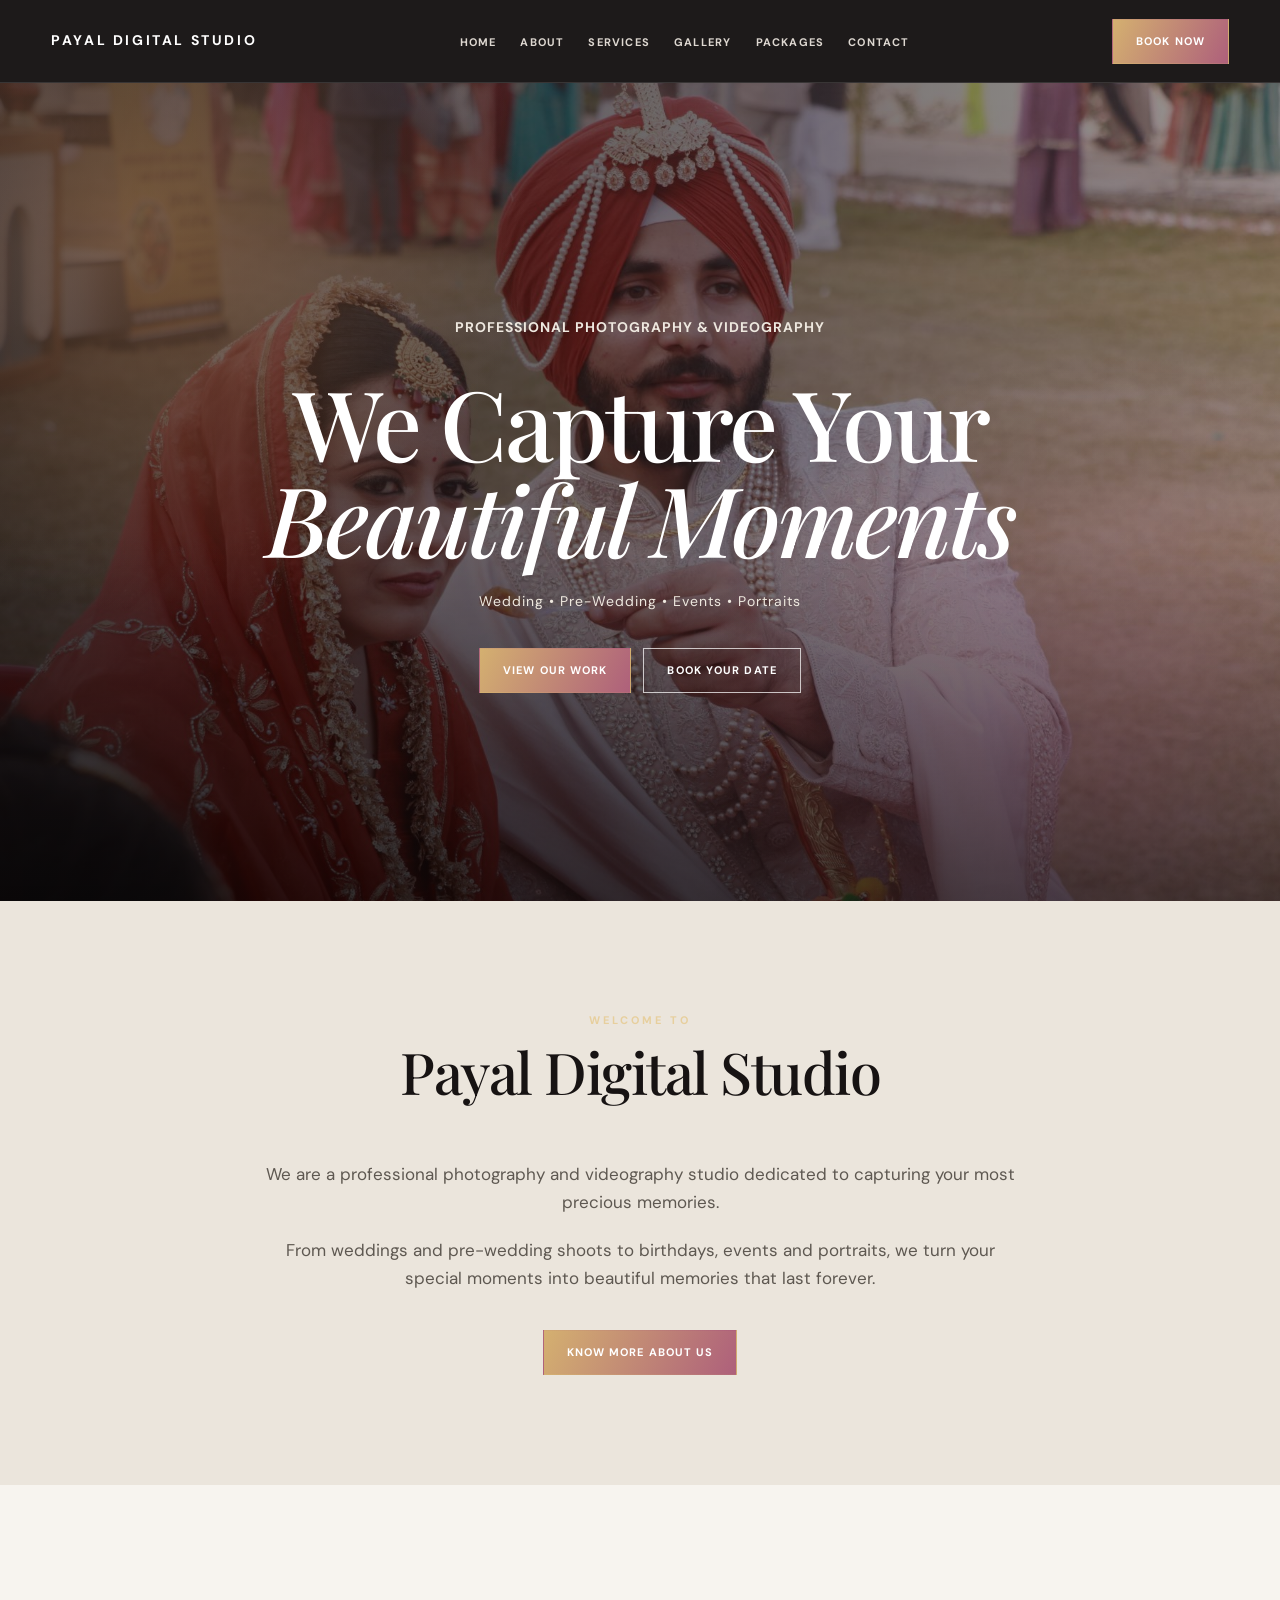
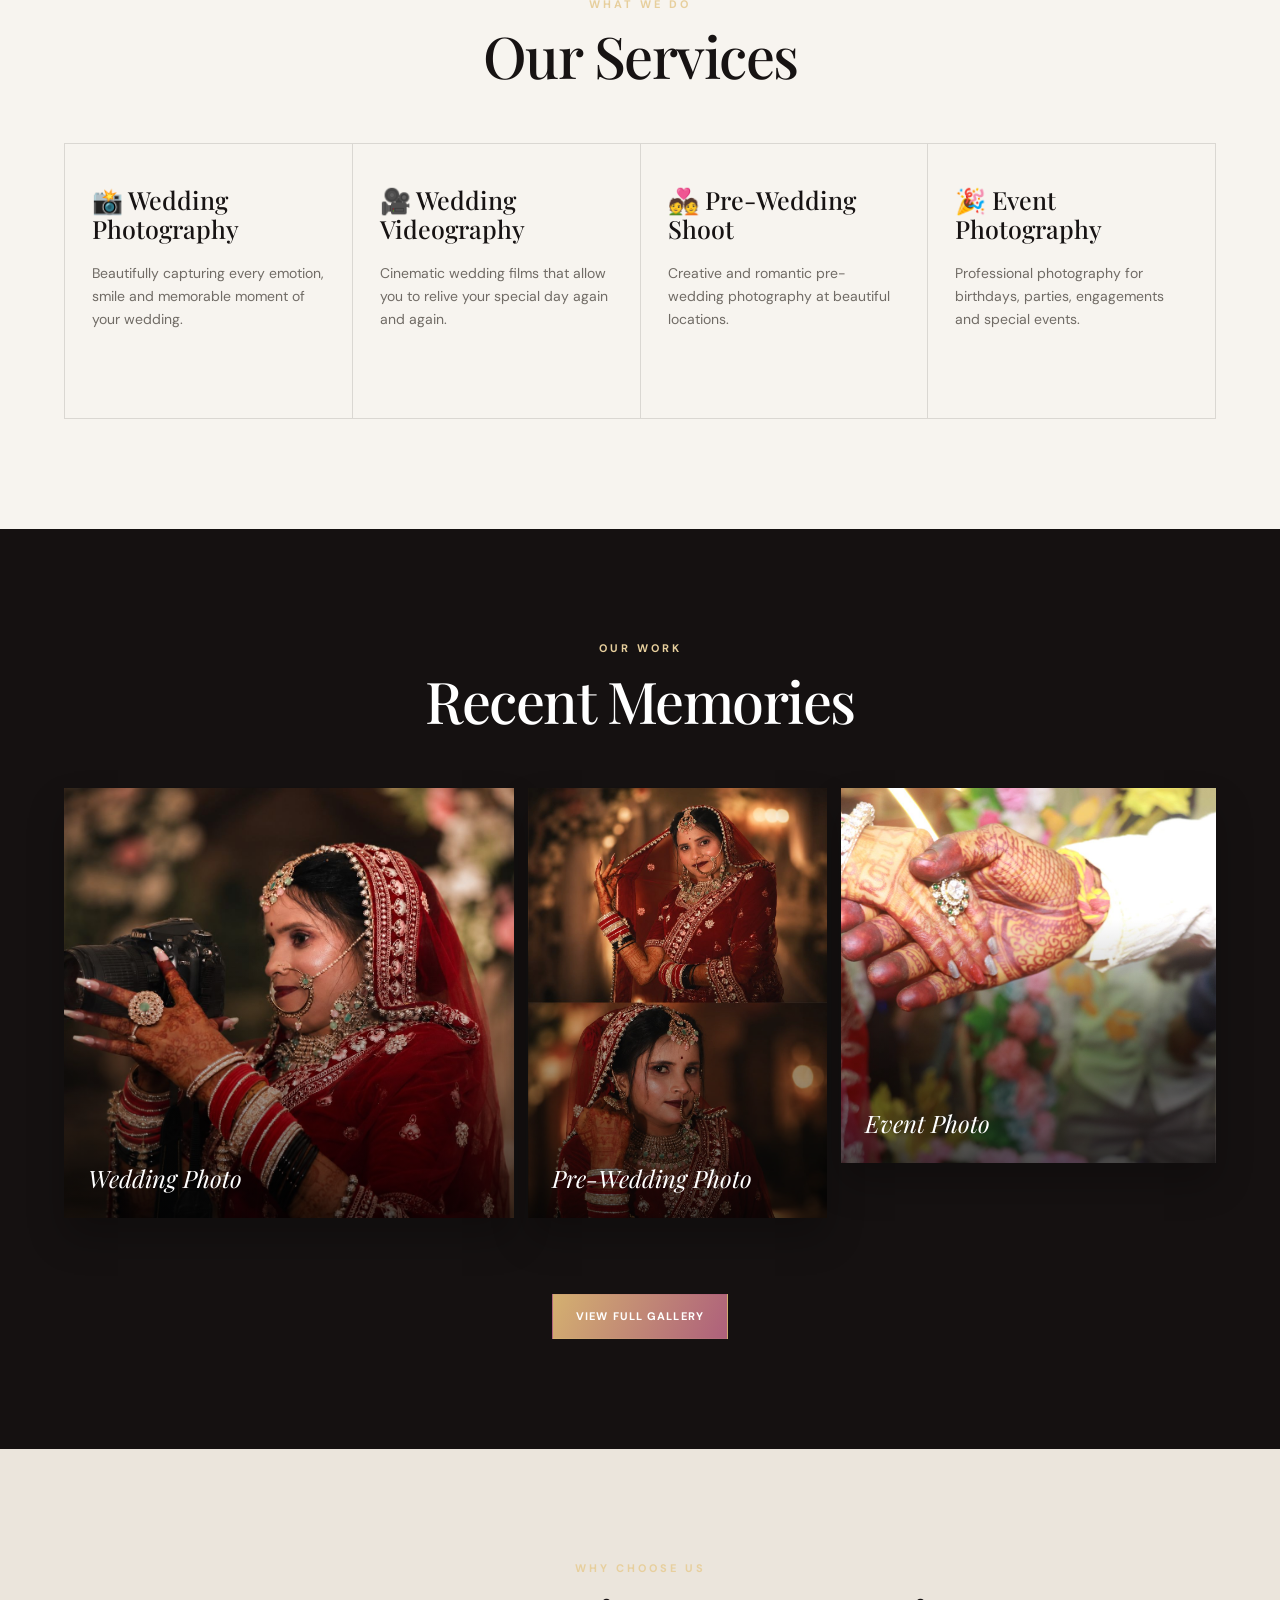
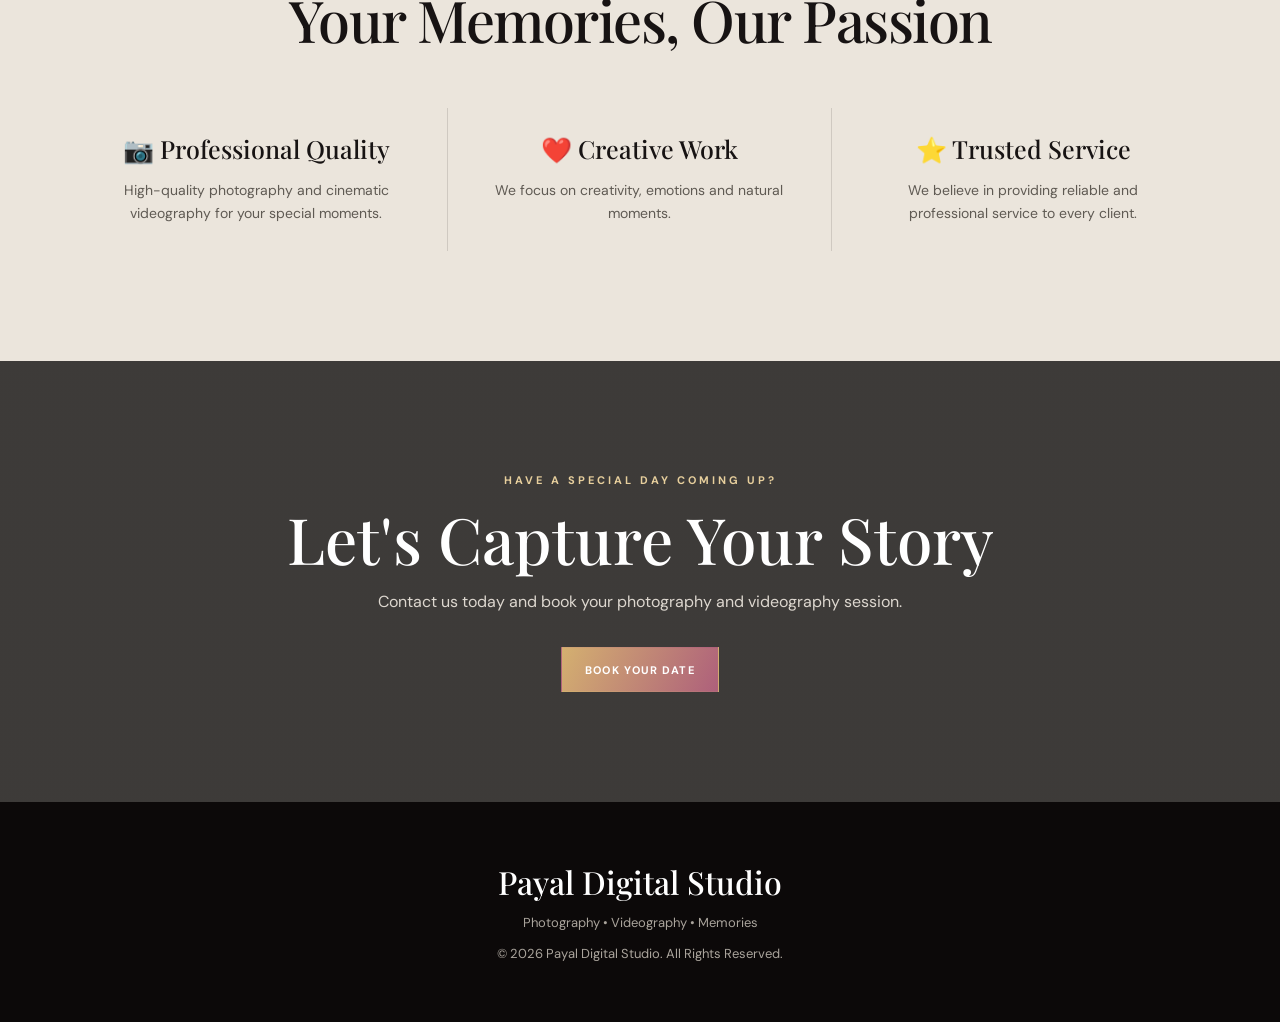
<file: index.html>
<!DOCTYPE html>
<html lang="en">

<head>
    <meta charset="UTF-8">
    <meta name="viewport" content="width=device-width, initial-scale=1.0">

    <title>Payal Digital Studio | Photography & Videography</title>

    <!-- CSS File -->
    <link rel="stylesheet" href="css/style.css">
</head>

<body>

    <!-- ================= NAVBAR ================= -->

    <header>
        <nav class="navbar">

            <div class="logo">
                Payal Digital Studio
            </div>

            <ul class="nav-links">
                <li><a href="index.html">Home</a></li>
                <li><a href="about.html">About</a></li>
                <li><a href="services.html">Services</a></li>
                <li><a href="gallery.html">Gallery</a></li>
                <li><a href="packages.html">Packages</a></li>
                <li><a href="contact.html">Contact</a></li>
            </ul>

            <a href="contact.html" class="booking-btn">
                Book Now
            </a>

        </nav>
    </header>


    <!-- ================= HERO SECTION ================= -->

    <section class="hero">

        <div class="hero-content">

            <p class="hero-small-text">
                PROFESSIONAL PHOTOGRAPHY & VIDEOGRAPHY
            </p>

            <h1>
                We Capture Your
                <span>Beautiful Moments</span>
            </h1>

            <p>
                Wedding • Pre-Wedding • Events • Portraits
            </p>

            <div class="hero-buttons">

                <a href="gallery.html" class="primary-btn">
                    View Our Work
                </a>

                <a href="contact.html" class="secondary-btn">
                    Book Your Date
                </a>

            </div>

        </div>

    </section>


    <!-- ================= ABOUT PREVIEW ================= -->

    <section class="about-preview">

        <div class="section-heading">

            <p>WELCOME TO</p>

            <h2>
                Payal Digital Studio
            </h2>

        </div>

        <div class="about-content">

            <div class="about-text">

                <p>
                    We are a professional photography and videography studio
                    dedicated to capturing your most precious memories.
                </p>

                <p>
                    From weddings and pre-wedding shoots to birthdays,
                    events and portraits, we turn your special moments
                    into beautiful memories that last forever.
                </p>

                <a href="about.html" class="primary-btn">
                    Know More About Us
                </a>

            </div>

        </div>

    </section>


    <!-- ================= SERVICES ================= -->

    <section class="services">

        <div class="section-heading">

            <p>WHAT WE DO</p>

            <h2>
                Our Services
            </h2>

        </div>

        <div class="service-container">

            <div class="service-card">

                <h3>📸 Wedding Photography</h3>

                <p>
                    Beautifully capturing every emotion,
                    smile and memorable moment of your wedding.
                </p>

            </div>


            <div class="service-card">

                <h3>🎥 Wedding Videography</h3>

                <p>
                    Cinematic wedding films that allow you
                    to relive your special day again and again.
                </p>

            </div>


            <div class="service-card">

                <h3>💑 Pre-Wedding Shoot</h3>

                <p>
                    Creative and romantic pre-wedding
                    photography at beautiful locations.
                </p>

            </div>


            <div class="service-card">

                <h3>🎉 Event Photography</h3>

                <p>
                    Professional photography for birthdays,
                    parties, engagements and special events.
                </p>

            </div>

        </div>

    </section>


    <!-- ================= GALLERY PREVIEW ================= -->

    <section class="gallery-preview">

        <div class="section-heading">

            <p>OUR WORK</p>

            <h2>
                Recent Memories
            </h2>

        </div>

        <div class="gallery-container">

            <div class="gallery-item">
                <div class="gallery-placeholder">
                    Wedding Photo
                </div>
            </div>

            <div class="gallery-item">
                <div class="gallery-placeholder">
                    Pre-Wedding Photo
                </div>
            </div>

            <div class="gallery-item">
                <div class="gallery-placeholder">
                    Event Photo
                </div>
            </div>

        </div>

        <div class="center-btn">

            <a href="gallery.html" class="primary-btn">
                View Full Gallery
            </a>

        </div>

    </section>


    <!-- ================= WHY CHOOSE US ================= -->

    <section class="why-us">

        <div class="section-heading">

            <p>WHY CHOOSE US</p>

            <h2>
                Your Memories, Our Passion
            </h2>

        </div>

        <div class="features">

            <div class="feature">
                <h3>📷 Professional Quality</h3>
                <p>
                    High-quality photography and cinematic
                    videography for your special moments.
                </p>
            </div>

            <div class="feature">
                <h3>❤️ Creative Work</h3>
                <p>
                    We focus on creativity, emotions and
                    natural moments.
                </p>
            </div>

            <div class="feature">
                <h3>⭐ Trusted Service</h3>
                <p>
                    We believe in providing reliable and
                    professional service to every client.
                </p>
            </div>

        </div>

    </section>


    <!-- ================= BOOKING CTA ================= -->

    <section class="booking-section">

        <div class="booking-content">

            <p>
                HAVE A SPECIAL DAY COMING UP?
            </p>

            <h2>
                Let's Capture Your Story
            </h2>

            <p>
                Contact us today and book your photography
                and videography session.
            </p>

            <a href="contact.html" class="primary-btn">
                Book Your Date
            </a>

        </div>

    </section>


    <!-- ================= FOOTER ================= -->

    <footer>

        <div class="footer-content">

            <h2>
                Payal Digital Studio
            </h2>

            <p>
                Photography • Videography • Memories
            </p>

            <p>
                © 2026 Payal Digital Studio. All Rights Reserved.
            </p>

        </div>

    </footer>


    <!-- JavaScript File -->
    <script src="js/script.js"></script>

</body>

</html>
</file>
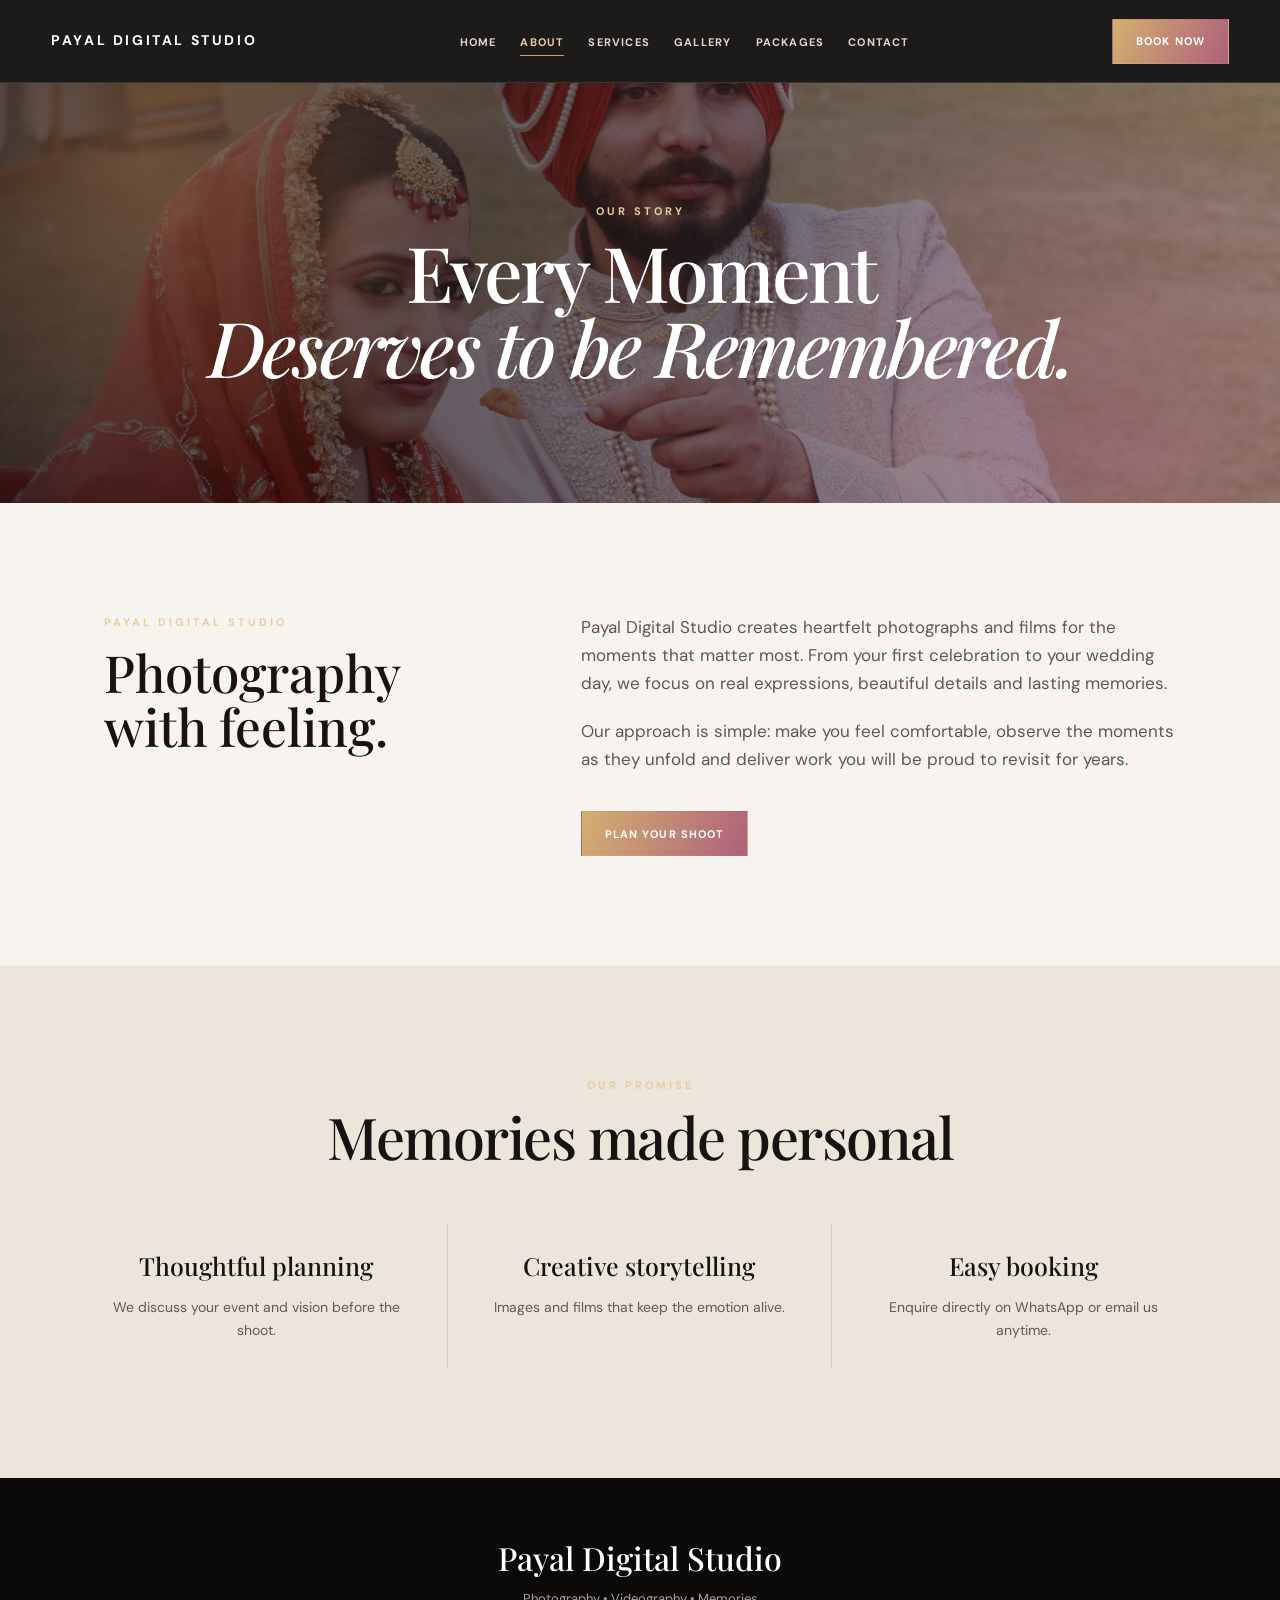
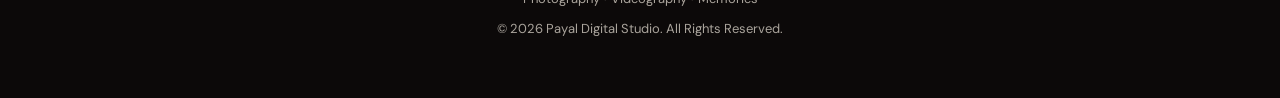
<file: about.html>
<!DOCTYPE html>
<html lang="en"><head><meta charset="UTF-8"><meta name="viewport" content="width=device-width, initial-scale=1.0"><title>About | Payal Digital Studio</title><link rel="stylesheet" href="css/style.css"></head><body>
<header><nav class="navbar"><a class="logo" href="index.html">Payal Digital Studio</a><ul class="nav-links"><li><a href="index.html">Home</a></li><li><a class="active" href="about.html">About</a></li><li><a href="services.html">Services</a></li><li><a href="gallery.html">Gallery</a></li><li><a href="packages.html">Packages</a></li><li><a href="contact.html">Contact</a></li></ul><a href="contact.html" class="booking-btn">Book Now</a></nav></header>
<main><section class="page-hero"><p>OUR STORY</p><h1>Every Moment<br><em>Deserves to be Remembered.</em></h1></section><section class="split-section"><div><p class="eyebrow">PAYAL DIGITAL STUDIO</p><h2>Photography with feeling.</h2></div><div class="body-copy"><p>Payal Digital Studio creates heartfelt photographs and films for the moments that matter most. From your first celebration to your wedding day, we focus on real expressions, beautiful details and lasting memories.</p><p>Our approach is simple: make you feel comfortable, observe the moments as they unfold and deliver work you will be proud to revisit for years.</p><a class="primary-btn" href="contact.html">Plan Your Shoot</a></div></section><section class="why-us"><div class="section-heading"><p>OUR PROMISE</p><h2>Memories made personal</h2></div><div class="features"><div class="feature"><h3>Thoughtful planning</h3><p>We discuss your event and vision before the shoot.</p></div><div class="feature"><h3>Creative storytelling</h3><p>Images and films that keep the emotion alive.</p></div><div class="feature"><h3>Easy booking</h3><p>Enquire directly on WhatsApp or email us anytime.</p></div></div></section></main><footer><div class="footer-content"><h2>Payal Digital Studio</h2><p>Photography • Videography • Memories</p><p>© 2026 Payal Digital Studio. All Rights Reserved.</p></div></footer><script src="js/script.js"></script></body></html>
</file>
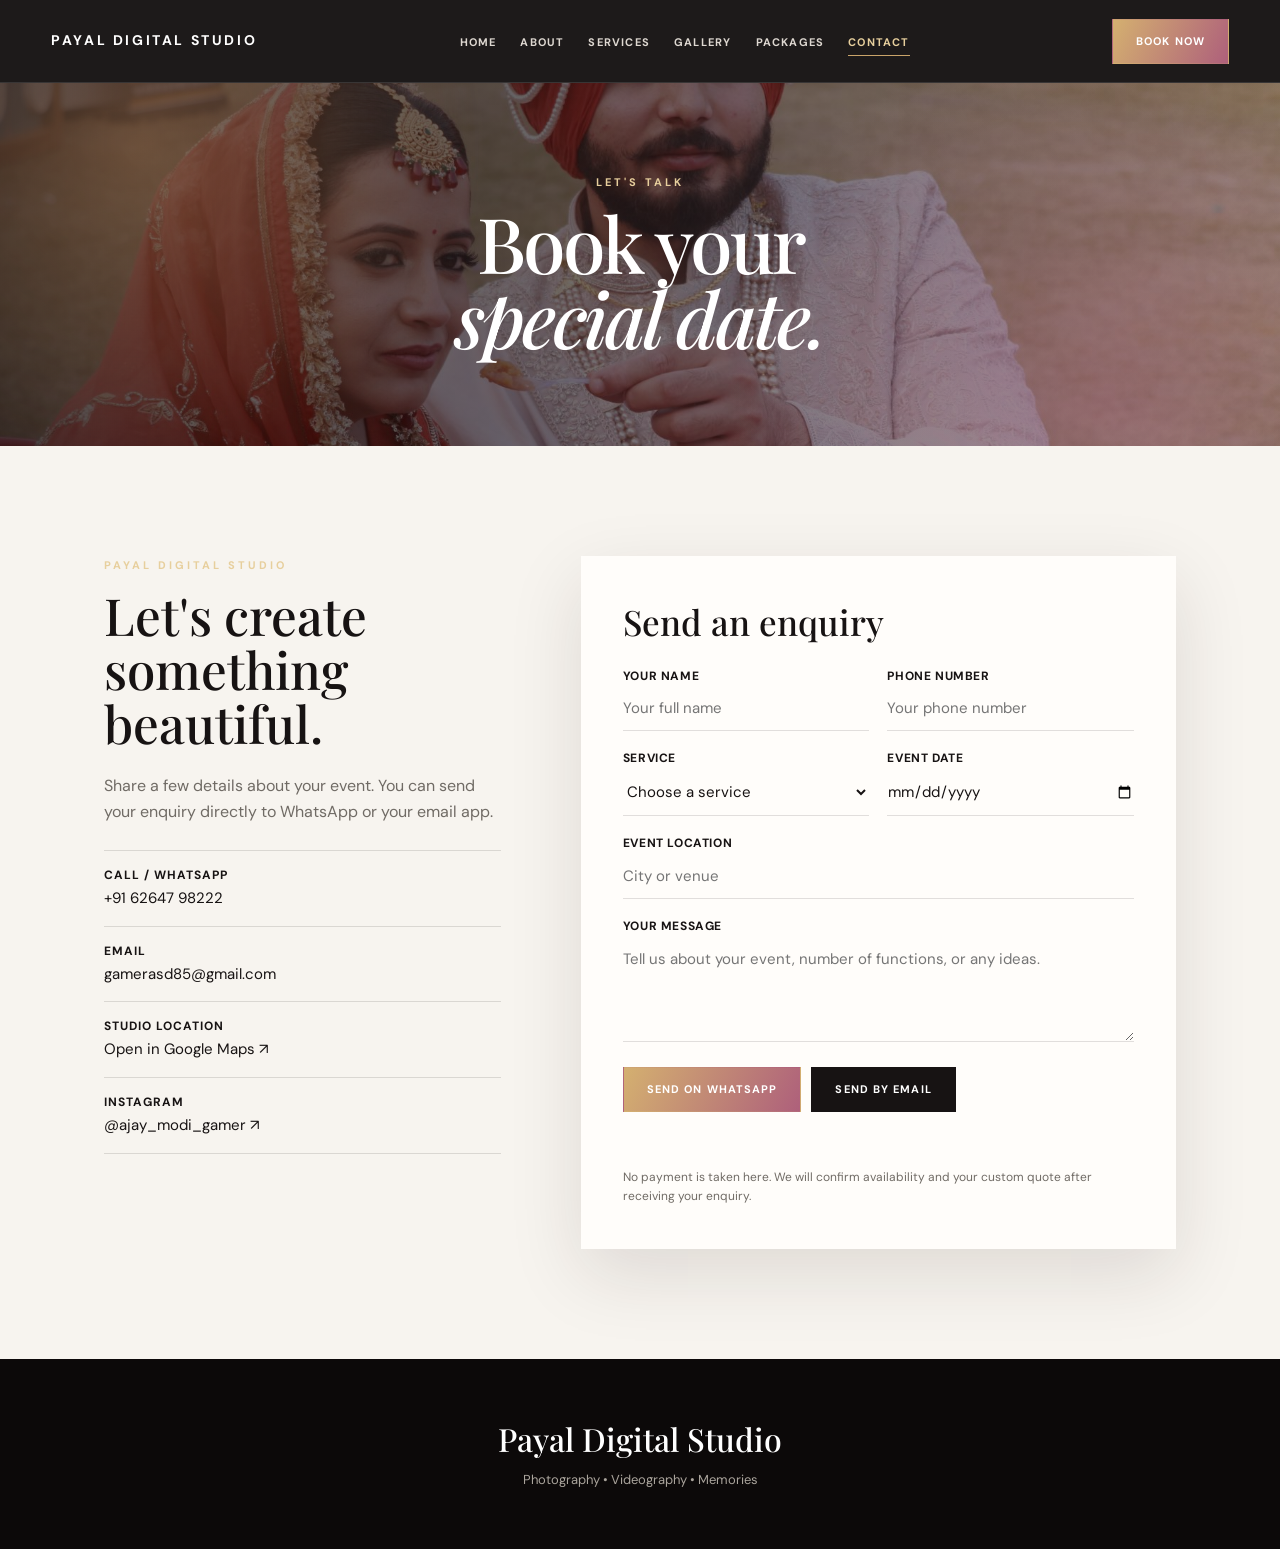
<file: contact.html>
<!DOCTYPE html>
<html lang="en"><head><meta charset="UTF-8"><meta name="viewport" content="width=device-width, initial-scale=1.0"><title>Book a Shoot | Payal Digital Studio</title><link rel="stylesheet" href="css/style.css"></head><body><header><nav class="navbar"><a class="logo" href="index.html">Payal Digital Studio</a><ul class="nav-links"><li><a href="index.html">Home</a></li><li><a href="about.html">About</a></li><li><a href="services.html">Services</a></li><li><a href="gallery.html">Gallery</a></li><li><a href="packages.html">Packages</a></li><li><a class="active" href="contact.html">Contact</a></li></ul><a href="contact.html" class="booking-btn">Book Now</a></nav></header><main><section class="page-hero compact"><p>LET'S TALK</p><h1>Book your<br><em>special date.</em></h1></section><section class="contact-section"><div class="contact-info"><p class="eyebrow">PAYAL DIGITAL STUDIO</p><h2>Let's create something beautiful.</h2><p>Share a few details about your event. You can send your enquiry directly to WhatsApp or your email app.</p><a href="tel:+916264798222" class="contact-link"><b>Call / WhatsApp</b><span>+91 62647 98222</span></a><a href="mailto:gamerasd85@gmail.com" class="contact-link"><b>Email</b><span>gamerasd85@gmail.com</span></a><a href="https://maps.app.goo.gl/ygMeYYR636jBZCnz7" target="_blank" rel="noopener" class="contact-link"><b>Studio Location</b><span>Open in Google Maps ↗</span></a><a href="https://www.instagram.com/ajay_modi_gamer/" target="_blank" rel="noopener" class="contact-link"><b>Instagram</b><span>@ajay_modi_gamer ↗</span></a></div><form class="booking-form" data-booking-form><h2>Send an enquiry</h2><div class="form-row"><label>Your name<input name="name" required autocomplete="name" placeholder="Your full name"></label><label>Phone number<input name="phone" required inputmode="tel" autocomplete="tel" placeholder="Your phone number"></label></div><div class="form-row"><label>Service<select name="service" required><option value="">Choose a service</option><option>Wedding Photography</option><option>Wedding Video</option><option>Wedding Photo + Video</option><option>Pre-Wedding Shoot</option><option>Birthday / Event</option><option>Portrait Session</option></select></label><label>Event date<input name="date" type="date"></label></div><label>Event location<input name="location" placeholder="City or venue"></label><label>Your message<textarea name="message" rows="4" placeholder="Tell us about your event, number of functions, or any ideas."></textarea></label><div class="form-actions"><button class="primary-btn" type="submit">Send on WhatsApp</button><button class="secondary-dark-btn" type="button" data-email-booking>Send by Email</button></div><p class="form-note">No payment is taken here. We will confirm availability and your custom quote after receiving your enquiry.</p></form></section></main><footer><div class="footer-content"><h2>Payal Digital Studio</h2><p>Photography • Videography • Memories</p></div></footer><script src="js/script.js"></script></body></html>
</file>
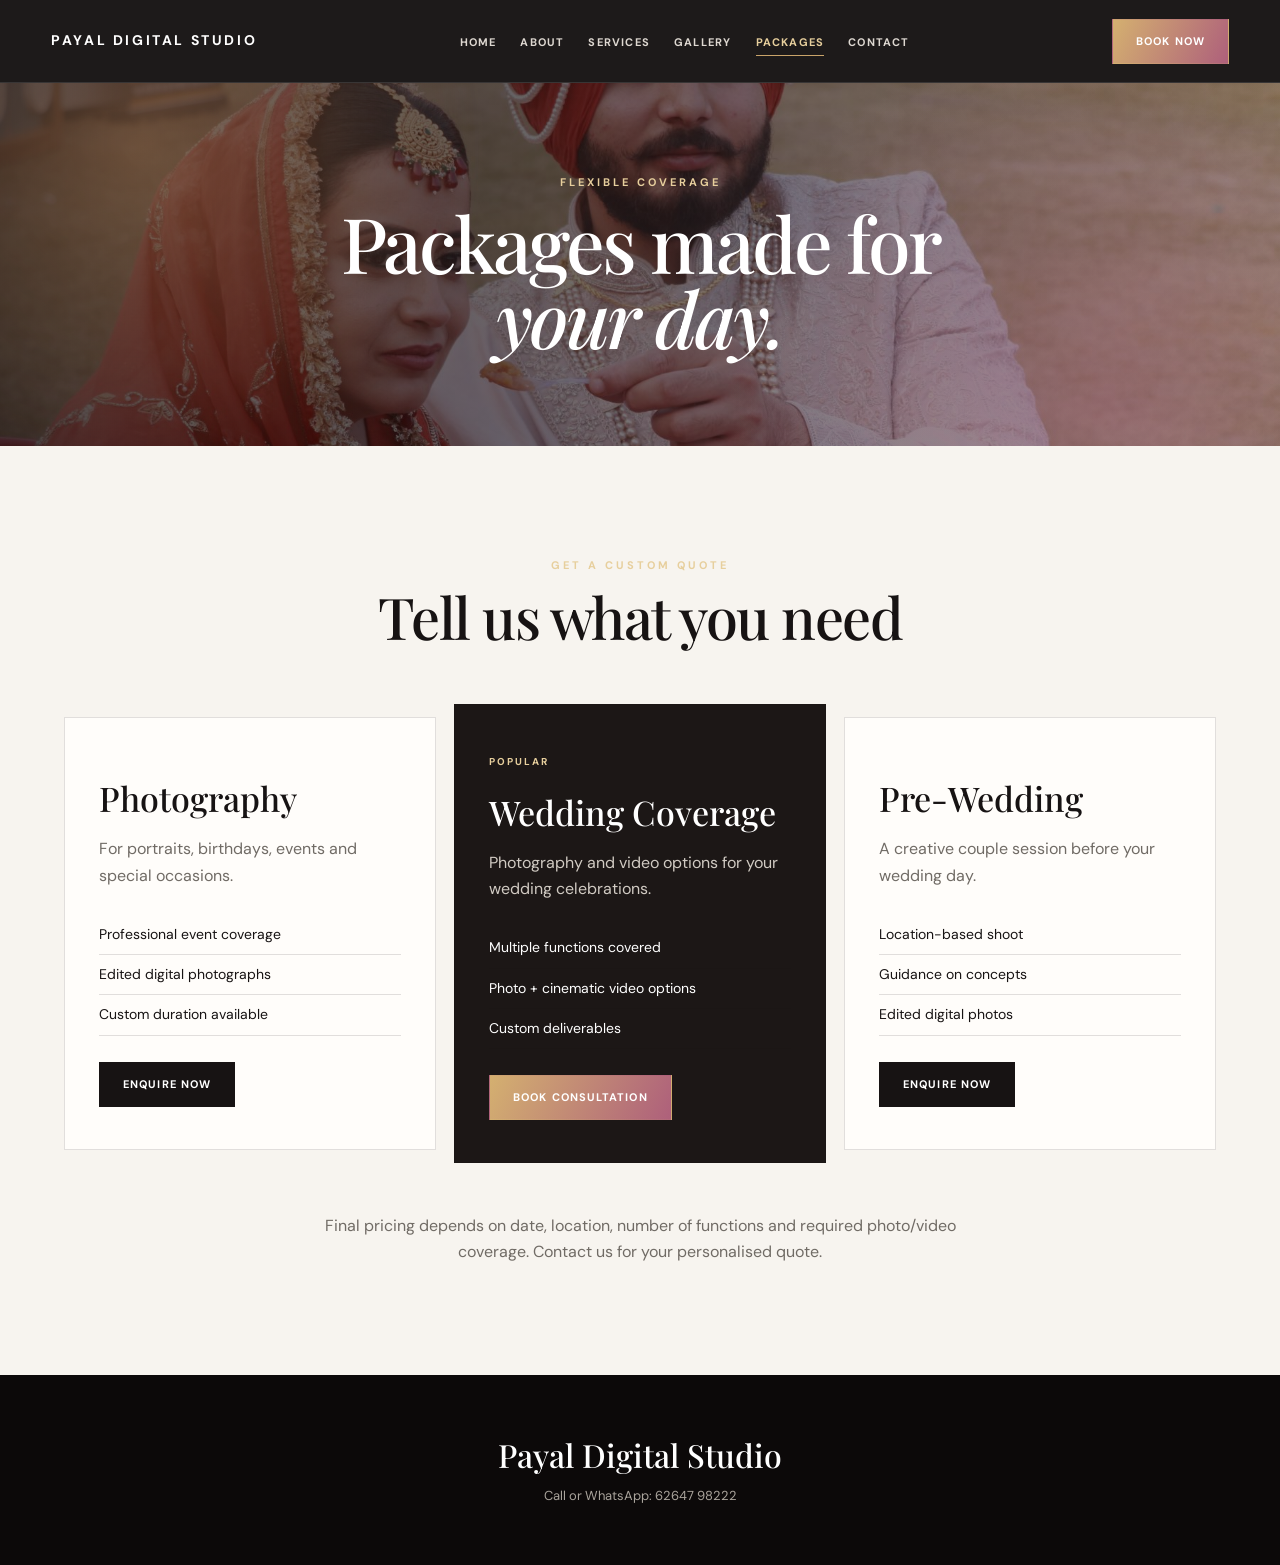
<file: packages.html>
<!DOCTYPE html>
<html lang="en"><head><meta charset="UTF-8"><meta name="viewport" content="width=device-width, initial-scale=1.0"><title>Packages | Payal Digital Studio</title><link rel="stylesheet" href="css/style.css"></head><body><header><nav class="navbar"><a class="logo" href="index.html">Payal Digital Studio</a><ul class="nav-links"><li><a href="index.html">Home</a></li><li><a href="about.html">About</a></li><li><a href="services.html">Services</a></li><li><a href="gallery.html">Gallery</a></li><li><a class="active" href="packages.html">Packages</a></li><li><a href="contact.html">Contact</a></li></ul><a href="contact.html" class="booking-btn">Book Now</a></nav></header><main><section class="page-hero compact"><p>FLEXIBLE COVERAGE</p><h1>Packages made for<br><em>your day.</em></h1></section><section class="packages"><div class="section-heading"><p>GET A CUSTOM QUOTE</p><h2>Tell us what you need</h2></div><div class="package-grid"><article class="package-card"><h3>Photography</h3><p>For portraits, birthdays, events and special occasions.</p><ul><li>Professional event coverage</li><li>Edited digital photographs</li><li>Custom duration available</li></ul><a href="contact.html?service=Photography" class="secondary-dark-btn">Enquire Now</a></article><article class="package-card featured"><span>POPULAR</span><h3>Wedding Coverage</h3><p>Photography and video options for your wedding celebrations.</p><ul><li>Multiple functions covered</li><li>Photo + cinematic video options</li><li>Custom deliverables</li></ul><a href="contact.html?service=Wedding%20Coverage" class="primary-btn">Book Consultation</a></article><article class="package-card"><h3>Pre-Wedding</h3><p>A creative couple session before your wedding day.</p><ul><li>Location-based shoot</li><li>Guidance on concepts</li><li>Edited digital photos</li></ul><a href="contact.html?service=Pre-Wedding%20Shoot" class="secondary-dark-btn">Enquire Now</a></article></div><p class="quote-note">Final pricing depends on date, location, number of functions and required photo/video coverage. Contact us for your personalised quote.</p></section></main><footer><div class="footer-content"><h2>Payal Digital Studio</h2><p>Call or WhatsApp: <a href="tel:+916264798222">62647 98222</a></p></div></footer><script src="js/script.js"></script></body></html>
</file>
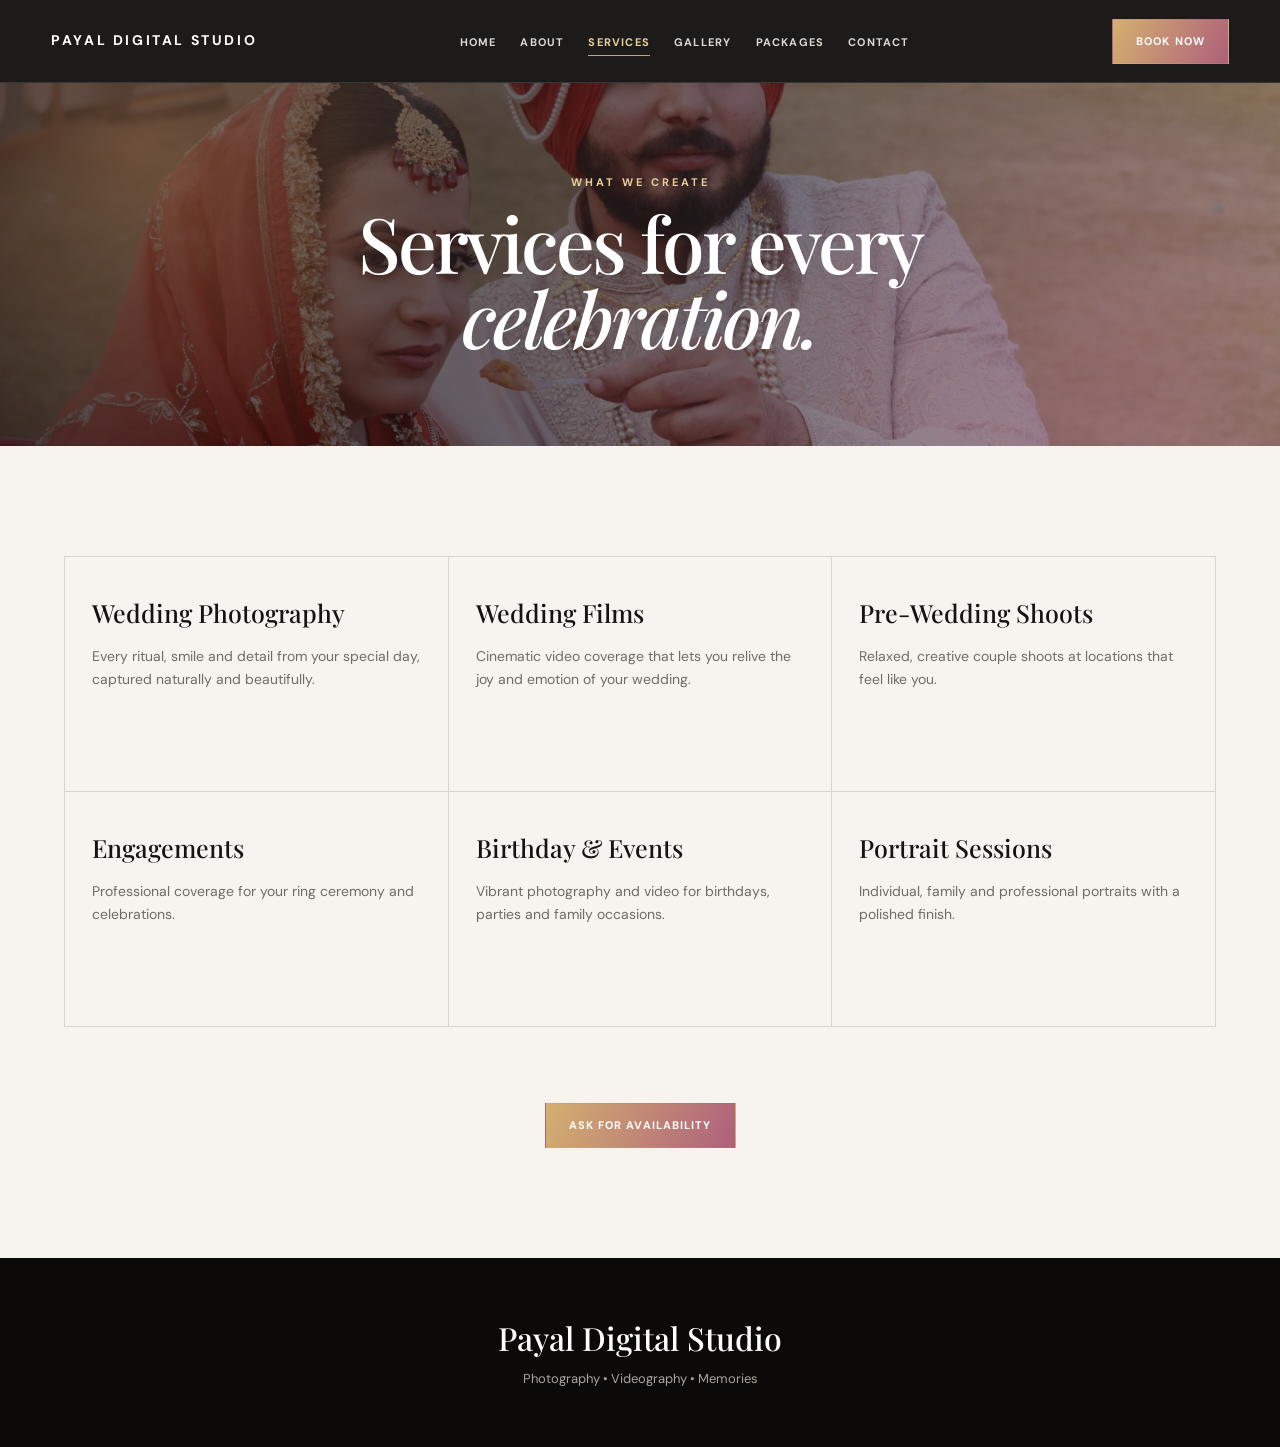
<file: services.html>
<!DOCTYPE html>
<html lang="en"><head><meta charset="UTF-8"><meta name="viewport" content="width=device-width, initial-scale=1.0"><title>Services | Payal Digital Studio</title><link rel="stylesheet" href="css/style.css"></head><body><header><nav class="navbar"><a class="logo" href="index.html">Payal Digital Studio</a><ul class="nav-links"><li><a href="index.html">Home</a></li><li><a href="about.html">About</a></li><li><a class="active" href="services.html">Services</a></li><li><a href="gallery.html">Gallery</a></li><li><a href="packages.html">Packages</a></li><li><a href="contact.html">Contact</a></li></ul><a href="contact.html" class="booking-btn">Book Now</a></nav></header><main><section class="page-hero compact"><p>WHAT WE CREATE</p><h1>Services for every<br><em>celebration.</em></h1></section><section class="services"><div class="service-container services-page"><article class="service-card"><h3>Wedding Photography</h3><p>Every ritual, smile and detail from your special day, captured naturally and beautifully.</p></article><article class="service-card"><h3>Wedding Films</h3><p>Cinematic video coverage that lets you relive the joy and emotion of your wedding.</p></article><article class="service-card"><h3>Pre-Wedding Shoots</h3><p>Relaxed, creative couple shoots at locations that feel like you.</p></article><article class="service-card"><h3>Engagements</h3><p>Professional coverage for your ring ceremony and celebrations.</p></article><article class="service-card"><h3>Birthday & Events</h3><p>Vibrant photography and video for birthdays, parties and family occasions.</p></article><article class="service-card"><h3>Portrait Sessions</h3><p>Individual, family and professional portraits with a polished finish.</p></article></div><div class="center-btn"><a class="primary-btn" href="contact.html">Ask for Availability</a></div></section></main><footer><div class="footer-content"><h2>Payal Digital Studio</h2><p>Photography • Videography • Memories</p></div></footer><script src="js/script.js"></script></body></html>
</file>
<file: css/style.css>
@import url('https://fonts.googleapis.com/css2?family=DM+Sans:wght@400;500;600;700&family=Playfair+Display:ital,wght@0,500;0,600;0,700;1,500&display=swap');
.booking-status{min-height:25px;margin-top:14px;color:#ad5c77;font-size:13px;font-weight:700}.primary-btn:disabled{cursor:wait;filter:grayscale(.4);opacity:.72}
.booking-section{background-attachment:scroll}
:root{--ink:#171313;--paper:#f7f4ef;--white:#fffdfa;--muted:#706b65;--gold:#c9a46a;--rose:#ad5c77;--line:rgba(23,19,19,.13);--shadow:0 25px 70px rgba(41,26,21,.12)}*{box-sizing:border-box;margin:0;padding:0}html{scroll-behavior:smooth;scroll-padding-top:82px}body{background:var(--paper);color:var(--ink);font:400 16px/1.65 'DM Sans',Arial,sans-serif;overflow-x:hidden}body::selection{background:var(--gold);color:#fff}a{color:inherit;text-decoration:none}ul{list-style:none}button,input,select,textarea{font:inherit}button{cursor:pointer}
header{position:sticky;top:0;z-index:50;background:rgba(17,14,14,.95);border-bottom:1px solid rgba(255,255,255,.12);backdrop-filter:blur(16px);transition:.3s}header.is-scrolled{box-shadow:0 10px 32px rgba(0,0,0,.2)}.navbar{min-height:82px;max-width:1440px;margin:auto;padding:0 clamp(20px,4vw,64px);display:flex;align-items:center;justify-content:space-between;gap:24px}.logo{color:#fff;letter-spacing:2.6px;text-transform:uppercase;font-size:14px;font-weight:700;white-space:nowrap}.nav-links{display:flex;align-items:center;gap:24px}.nav-links a{color:#ded8d1;position:relative;font-size:11px;font-weight:700;letter-spacing:1.2px;text-transform:uppercase;transition:.25s}.nav-links a:after{content:'';position:absolute;left:0;bottom:-7px;width:100%;height:1px;background:var(--gold);transform:scaleX(0);transition:transform .3s}.nav-links a:hover,.nav-links a.active{color:#e7cf9d}.nav-links a:hover:after,.nav-links a.active:after{transform:scaleX(1)}.menu-toggle{display:none;background:none;border:0;color:#fff;font-size:24px}.booking-btn,.primary-btn,.secondary-dark-btn{display:inline-flex;align-items:center;justify-content:center;min-height:45px;padding:12px 23px;border:1px solid transparent;background:linear-gradient(115deg,#d4b070,#ae607b);color:#fff;font-size:11px;font-weight:700;letter-spacing:1.1px;text-transform:uppercase;transition:.25s}.booking-btn:hover,.primary-btn:hover{filter:brightness(1.08);box-shadow:0 12px 30px rgba(173,92,119,.28);transform:translateY(-3px)}.secondary-btn{display:inline-flex;align-items:center;justify-content:center;min-height:45px;padding:12px 23px;border:1px solid rgba(255,255,255,.72);color:#fff;font-size:11px;font-weight:700;letter-spacing:1.1px;text-transform:uppercase;transition:.25s}.secondary-btn:hover{background:#fff;color:var(--ink);transform:translateY(-3px)}.secondary-dark-btn{background:var(--ink)}.secondary-dark-btn:hover{background:transparent;border-color:var(--ink);color:var(--ink);transform:translateY(-3px)}
.hero,.page-hero{position:relative;isolation:isolate;color:#fff;overflow:hidden;background:linear-gradient(105deg,rgba(12,8,8,.8),rgba(12,8,8,.35)),url('../images/hero.JPG') center/cover}.hero{min-height:calc(100svh - 82px);display:grid;place-items:center;padding:100px 24px;text-align:center}.hero:before,.page-hero:before{content:'';position:absolute;inset:-15%;z-index:-1;background:radial-gradient(circle at 20% 25%,rgba(219,155,104,.34),transparent 25%),radial-gradient(circle at 78% 77%,rgba(173,92,119,.35),transparent 28%);animation:ambient 12s ease-in-out infinite alternate}.hero:after{content:'';position:absolute;inset:0;z-index:-1;background:linear-gradient(transparent 55%,rgba(0,0,0,.52))}.hero-content{max-width:990px;animation:rise .9s both}.hero-small-text,.section-heading p,.page-hero p,.eyebrow,.booking-content>p:first-child{color:#e7cf9d;font-size:11px;font-weight:700;letter-spacing:3px;text-transform:uppercase}.hero-small-text{margin-bottom:24px}.hero h1,.page-hero h1{font:500 clamp(52px,7.6vw,108px)/.98 'Playfair Display',Georgia,serif;letter-spacing:-3px}.hero h1 span{display:block;font-style:italic}.hero-content>p{margin:25px 0 35px;color:#eee8df;font-size:14px;letter-spacing:1px}.hero-buttons{display:flex;justify-content:center;gap:12px;flex-wrap:wrap}.page-hero{min-height:420px;display:grid;place-content:center;padding:90px 24px;text-align:center}.page-hero.compact{min-height:355px}.page-hero h1{margin-top:14px;font-size:clamp(44px,6vw,78px)}
section{padding:110px max(5vw,24px)}.section-heading{max-width:720px;margin:0 auto 58px;text-align:center}.section-heading p{margin-bottom:12px}.section-heading h2{font:500 clamp(38px,4.5vw,64px)/1.05 'Playfair Display',Georgia,serif;letter-spacing:-1.5px}.about-preview,.why-us{background:#ebe5dc}.about-content{max-width:770px;margin:auto;text-align:center}.about-text p,.body-copy{color:#5e5851;font-size:17px}.about-text p,.body-copy p{margin-bottom:20px}.about-text .primary-btn,.body-copy .primary-btn{margin-top:18px}
.services{background:var(--paper)}.service-container{max-width:1300px;margin:auto;display:grid;grid-template-columns:repeat(4,1fr);border-top:1px solid var(--line);border-left:1px solid var(--line)}.service-card{min-height:275px;padding:42px 27px 31px;position:relative;overflow:hidden;border-right:1px solid var(--line);border-bottom:1px solid var(--line);transition:.35s}.service-card:before{content:'';position:absolute;width:180px;height:180px;left:-70px;bottom:-120px;border-radius:50%;background:radial-gradient(circle,rgba(205,164,106,.45),transparent 68%);opacity:0;transition:.35s}.service-card:hover{background:#1c1716;color:#fff;transform:translateY(-9px);box-shadow:0 22px 30px rgba(36,23,18,.17)}.service-card:hover:before{opacity:1}.service-card h3{position:relative;font:500 25px/1.15 'Playfair Display',Georgia,serif;margin-bottom:18px}.service-card p{position:relative;color:var(--muted);font-size:14px}.service-card:hover p{color:#ded6cc}.services-page{grid-template-columns:repeat(3,1fr)}.services-page .service-card{min-height:235px}
.gallery-preview{background:#151111;color:#fff}.gallery-preview .section-heading h2{color:#fff}.gallery-container{max-width:1300px;margin:auto;display:grid;grid-template-columns:1.2fr .8fr 1fr;gap:14px}.gallery-item{height:430px;position:relative;overflow:hidden;background:#292929;box-shadow:0 20px 35px rgba(0,0,0,.24)}.gallery-item:nth-child(2){transform:translateY(45px)}.gallery-item:nth-child(3){height:375px}.gallery-placeholder{width:100%;height:100%;display:grid;place-items:end start;padding:24px;background:linear-gradient(0deg,rgba(0,0,0,.68),transparent 65%),url('../images/ChatGPT Image Aug 26, 2026, 05_26_32 PM.png') center/cover;color:#fff;font:italic 24px 'Playfair Display',serif;transition:.7s}.gallery-item:nth-child(2) .gallery-placeholder{background-image:linear-gradient(0deg,rgba(0,0,0,.68),transparent 65%),url('../images/ChatGPT Image Aug 26, 2026, 05_28_21 PM.png')}.gallery-item:nth-child(3) .gallery-placeholder{background-image:linear-gradient(0deg,rgba(0,0,0,.68),transparent 65%),url('../images/wedding.JPG');background-position:65% center}.gallery-item:hover .gallery-placeholder{transform:scale(1.07)}.center-btn{margin-top:76px;text-align:center}.gallery-page,.packages{max-width:1400px;margin:auto}.gallery-grid{display:grid;grid-template-columns:repeat(3,1fr);grid-auto-rows:270px;gap:16px}.gallery-photo{border:0;padding:0;position:relative;overflow:hidden;background:#111;text-align:left}.gallery-photo.large{grid-row:span 2}.gallery-photo.wide{grid-column:span 2}.gallery-photo img{width:100%;height:100%;display:block;object-fit:cover;transition:.55s}.gallery-photo:hover img{transform:scale(1.07)}.gallery-photo span{position:absolute;right:0;bottom:0;left:0;padding:55px 20px 18px;background:linear-gradient(transparent,rgba(0,0,0,.84));color:#fff;font:italic 23px 'Playfair Display',serif}.lightbox{position:fixed;inset:0;z-index:100;display:none;place-items:center;padding:30px;background:rgba(0,0,0,.94)}.lightbox.is-open{display:grid;animation:fade .2s}.lightbox img{max-width:100%;max-height:90vh;object-fit:contain}.lightbox-close{position:absolute;right:20px;top:12px;border:0;background:none;color:#fff;font-size:42px}
.features{max-width:1150px;margin:auto;display:grid;grid-template-columns:repeat(3,1fr)}.feature{padding:26px 42px;text-align:center;border-right:1px solid var(--line)}.feature:last-child{border:0}.feature h3{font:500 25px/1.2 'Playfair Display',Georgia,serif;margin-bottom:15px}.feature p{color:#5f5a53;font-size:14px}.booking-section{background:linear-gradient(rgba(9,6,6,.78),rgba(9,6,6,.78)),url('../images/hero.JPG') center/cover fixed;color:#fff;text-align:center}.booking-content{max-width:760px;margin:auto}.booking-content h2{margin:17px 0;font:500 clamp(43px,5vw,70px)/1.03 'Playfair Display',Georgia,serif}.booking-content>p:not(:first-child){margin-bottom:32px;color:#ddd7cf}
.split-section,.contact-section{max-width:1200px;margin:auto;display:grid;grid-template-columns:.8fr 1.2fr;gap:80px;align-items:start}.split-section h2,.contact-info h2{margin-top:14px;font:500 clamp(38px,4vw,58px)/1.06 'Playfair Display',Georgia,serif}.package-grid{max-width:1180px;margin:auto;display:grid;grid-template-columns:repeat(3,1fr);gap:18px;align-items:center}.package-card{min-height:410px;padding:42px 34px;border:1px solid var(--line);background:var(--white);transition:.3s}.package-card:hover{transform:translateY(-8px);box-shadow:var(--shadow)}.package-card.featured{background:#1c1716;color:#fff;transform:scale(1.04)}.package-card.featured:hover{transform:scale(1.04) translateY(-8px)}.package-card.featured>span{color:#e7cf9d;font-size:10px;font-weight:700;letter-spacing:2px}.package-card h3{margin:15px 0;font:500 34px 'Playfair Display',serif}.package-card p{color:var(--muted)}.package-card.featured p{color:#d1cbc3}.package-card ul{margin:26px 0}.package-card li{padding:8px 0;border-bottom:1px solid var(--line);font-size:14px}.quote-note{max-width:700px;margin:50px auto 0;color:var(--muted);text-align:center}.contact-info>p:not(.eyebrow){margin:22px 0 25px;color:var(--muted)}.contact-link{display:flex;flex-direction:column;padding:15px 0;border-top:1px solid var(--line);transition:.25s}.contact-link:last-child{border-bottom:1px solid var(--line)}.contact-link:hover{color:var(--rose)}.contact-link b{font-size:12px;letter-spacing:1px;text-transform:uppercase}.contact-link span{font-size:15px}.booking-form{padding:42px;background:var(--white);box-shadow:var(--shadow)}.booking-form h2{margin-bottom:22px;font:500 35px 'Playfair Display',serif}.booking-form label{display:block;margin-bottom:18px;font-size:12px;font-weight:700;letter-spacing:.6px;text-transform:uppercase}.booking-form input,.booking-form select,.booking-form textarea{width:100%;padding:12px 0;border:0;border-bottom:1px solid var(--line);outline:0;background:transparent;color:var(--ink);font:400 15px 'DM Sans',sans-serif}.booking-form input:focus,.booking-form select:focus,.booking-form textarea:focus{border-bottom-color:var(--rose)}.form-row{display:grid;grid-template-columns:1fr 1fr;gap:18px}.form-actions{display:flex;flex-wrap:wrap;gap:10px;margin-top:8px}.form-note{margin-top:17px;color:var(--muted);font-size:12px}
footer{padding:58px 20px;background:#0c0909;color:#fff;text-align:center}.footer-content h2{font:500 32px 'Playfair Display',serif}.footer-content p{margin-top:9px;color:#aaa49c;font-size:13px}.scroll-progress{position:fixed;top:0;left:0;z-index:100;width:100%;height:3px;background:linear-gradient(90deg,var(--gold),var(--rose));transform:scaleX(0);transform-origin:left}.back-to-top{position:fixed;right:24px;bottom:24px;z-index:30;width:46px;height:46px;border:0;border-radius:50%;background:var(--ink);color:#fff;box-shadow:0 9px 25px rgba(0,0,0,.2);opacity:0;pointer-events:none;transform:translateY(12px);transition:.25s}.back-to-top.is-visible{opacity:1;pointer-events:auto;transform:none}.cursor-glow{position:fixed;z-index:60;width:260px;height:260px;border-radius:50%;pointer-events:none;background:radial-gradient(circle,rgba(201,164,106,.13),transparent 65%);transform:translate(-50%,-50%)}[data-reveal]{opacity:0;transform:translateY(32px);transition:opacity .7s,transform .7s cubic-bezier(.2,.7,.2,1)}[data-reveal].is-visible{opacity:1;transform:none}@keyframes rise{from{opacity:0;transform:translateY(25px)}to{opacity:1;transform:none}}@keyframes ambient{to{transform:scale(1.14) rotate(5deg)}}@keyframes fade{from{opacity:0}to{opacity:1}}
@media(max-width:1000px){.nav-links{gap:14px}.services-page{grid-template-columns:repeat(2,1fr)}.split-section,.contact-section{grid-template-columns:1fr;gap:38px}.package-grid{grid-template-columns:1fr 1fr}.package-card.featured,.package-card.featured:hover{transform:none}.gallery-container{grid-template-columns:1fr 1fr}.gallery-item:nth-child(2){transform:none}.gallery-item:nth-child(3){grid-column:1/-1}}@media(max-width:720px){html{scroll-padding-top:72px}.navbar{min-height:72px;padding:0 20px}.logo{font-size:12px}.menu-toggle{display:block}.nav-links{position:absolute;top:72px;right:0;left:0;display:grid;grid-template-columns:repeat(2,1fr);gap:0;max-height:0;overflow:hidden;background:#181313;transition:max-height .35s}.nav-links.is-open{max-height:350px;border-bottom:1px solid rgba(255,255,255,.12)}.nav-links li{border-top:1px solid rgba(255,255,255,.08)}.nav-links a{display:block;padding:15px 20px}.nav-links a:after{display:none}.booking-btn{display:none}.hero{min-height:650px}.hero h1{letter-spacing:-2px}.page-hero,.page-hero.compact{min-height:290px}section{padding:78px 24px}.section-heading{margin-bottom:40px}.service-container,.services-page,.features,.gallery-container,.package-grid,.gallery-grid,.form-row{grid-template-columns:1fr}.service-card{min-height:auto}.gallery-item,.gallery-item:nth-child(3){height:330px;grid-column:auto}.gallery-photo.large,.gallery-photo.wide{grid-row:auto;grid-column:auto}.feature{border-right:0;border-bottom:1px solid var(--line)}.feature:last-child{border-bottom:0}.booking-section{background-attachment:scroll}.booking-form{padding:28px 20px}.form-actions>*{width:100%}.back-to-top{right:16px;bottom:16px}}@media(prefers-reduced-motion:reduce){*,*:before,*:after{animation-duration:.01ms!important;transition-duration:.01ms!important;scroll-behavior:auto!important}.cursor-glow{display:none}}
</file>
